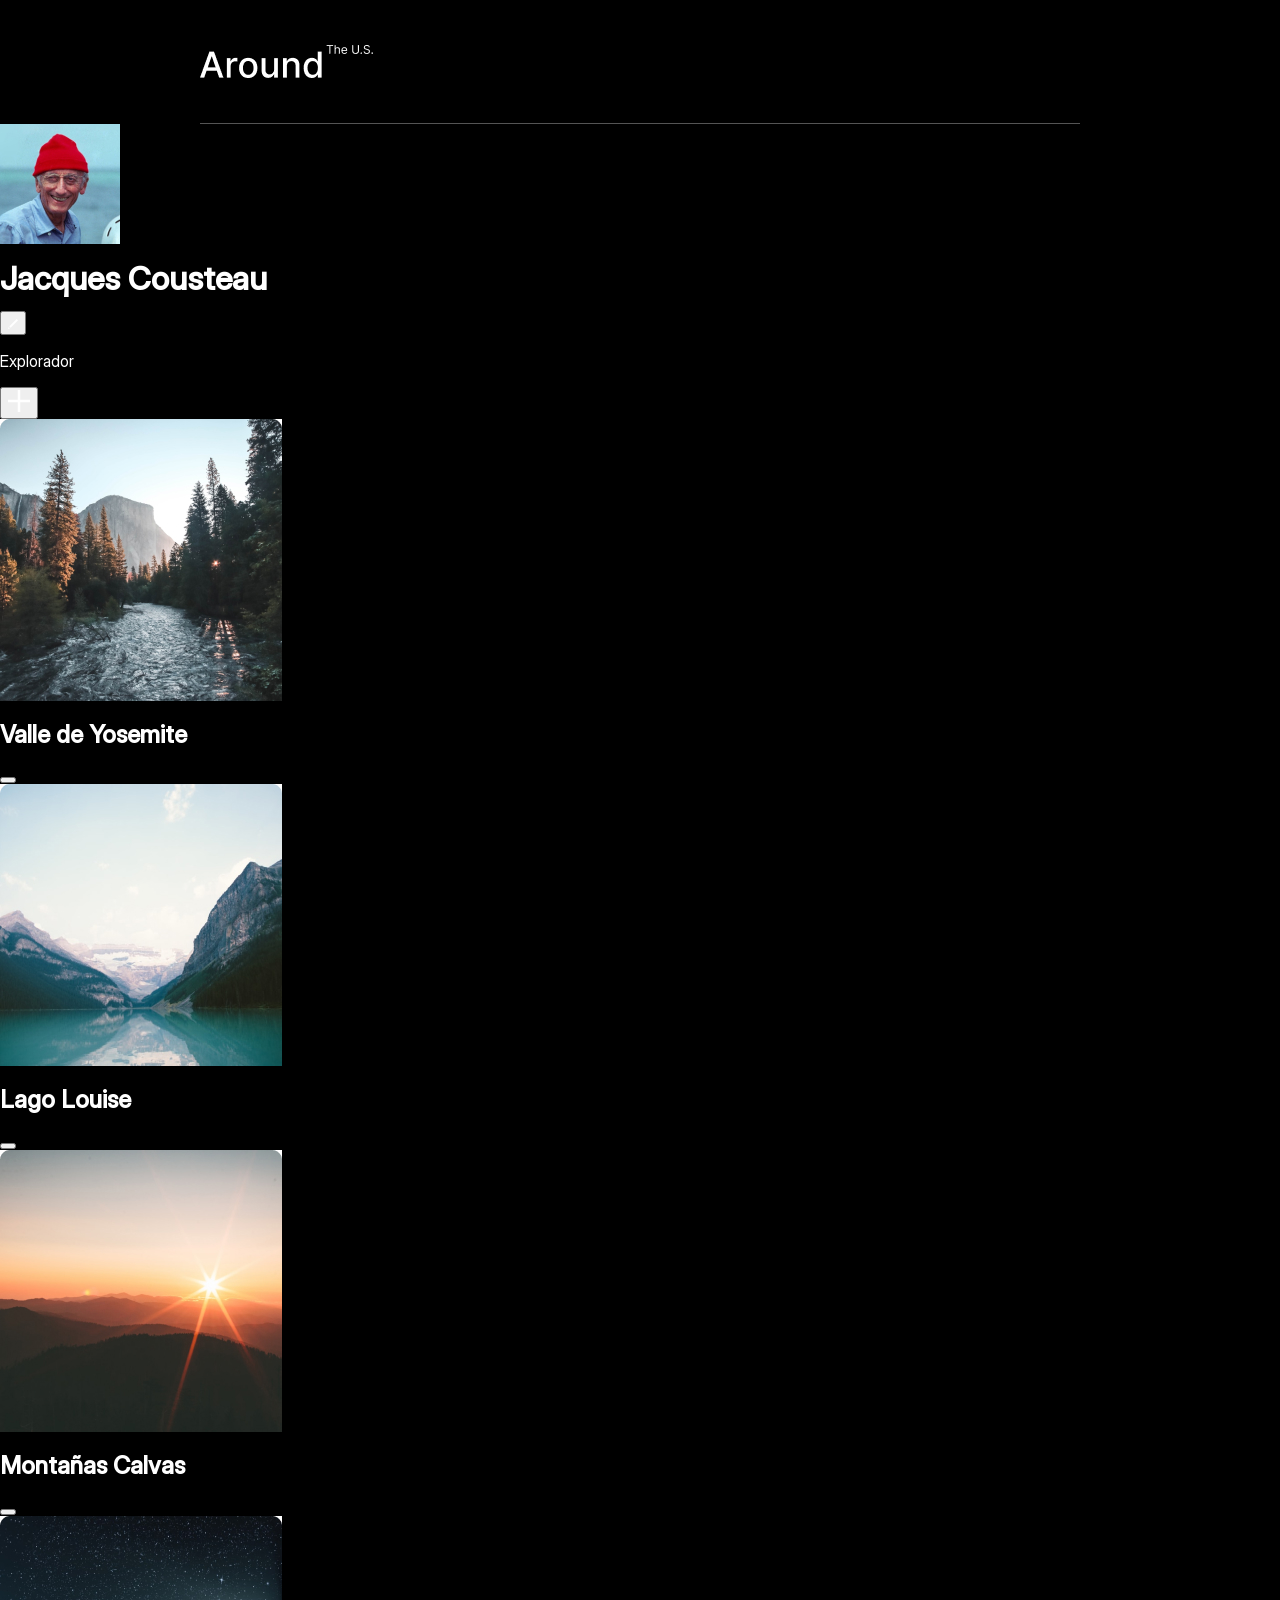
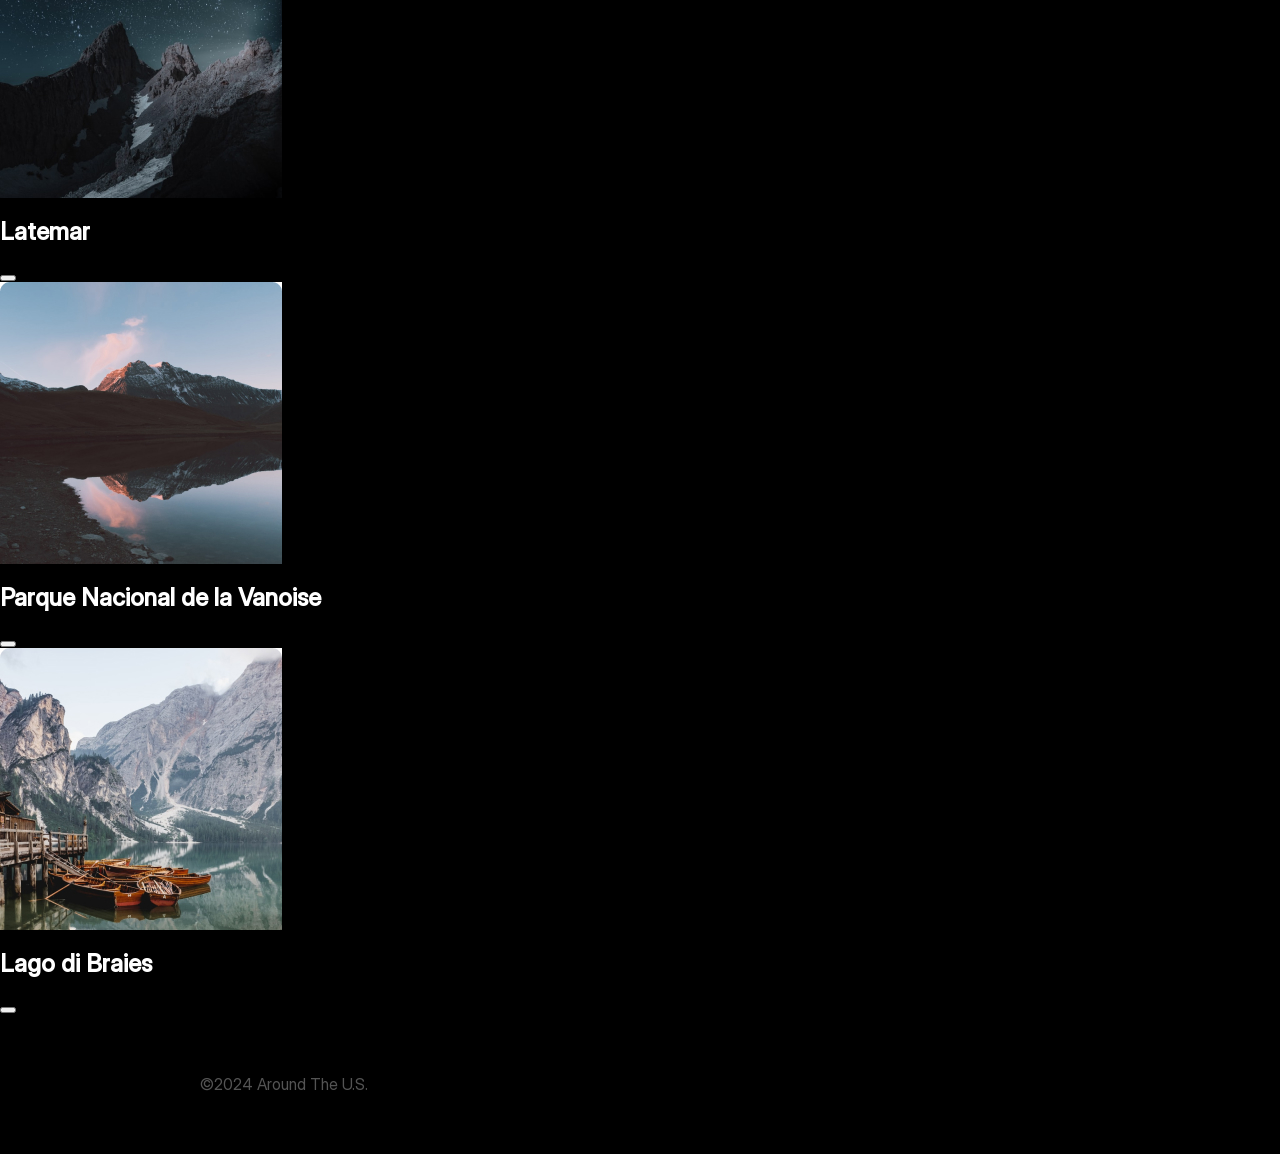
<file: web_project_around.html>
<!DOCTYPE html>
<html lang="en">
<head>
  <meta charset="UTF-8">
  <meta name="viewport" content="width=device-width, initial-scale=1.0">
  <meta
      name="description"
      content="Alrededor de los EEUU"
    />
  <meta name="keywords" content="Lugares de EEUU" />
  <meta name="author" content="Jacqueline Cruz Olguín" />
  <link rel="stylesheet" href="./pages/index.css" />
  <link rel="shortcut icon" href="favicon.ico"/>
  <title> Alrededor de los E.E.U.U.</title>
</head>
<body class="page">
  <div>
    <header class="header">
      <img class="header__image" src="./images/header.png" alt="header-img"/>
    </header>
    <main class="content">
      <section class="profile">
          <img class="profile__photo" src="./images/perfil.jpg" alt="profile-photo" />
        <div class="profile__info">
          <h1 class="profile__info-name">Jacques Cousteau</h1>
          <button class="profile__info-edit-button" type="button"><img src="./images/vector-edit.png" alt="edit-button"></button>
          <p class="profile__info-details">Explorador</p>
        </div>
        <div>
        <button class="profile__info-add-button" type="button"><img src="./images/vector-plus.png" alt="add-button"> </button>
        </div>
      </section>
      <section class="gallery">
        <div class="gallery__card">
         <img class="gallery__img" src="./images/yosemite.jpg" alt="yosemite"/>
         <div class="gallery__card-description">
          <h2 class="gallery__card-text">Valle de Yosemite</h2>
          <button class="gallery__card-button" type="button"></button>
         </div>
        </div>
        <div class="gallery__card">
         <img class="gallery__img" src="./images/lago-louise.jpg" alt="lago-louise" />
         <div class="gallery__card-description">
         <h2 class="gallery__card-text">Lago Louise </h2>
         <button class="gallery__card-button" type="button"></button>
         </div>
        </div>
        <div class="gallery__card">
          <img class="gallery__img" src="./images/montañas_calvas.jpg" alt="montañas-calvas" />
          <div class="gallery__card-description">
          <h2 class="gallery__card-text">Montañas Calvas</h2>
          <button class="gallery__card-button" type="button"></button>
          </div>
        </div>
        <div class="gallery__card">
         <img class="gallery__img" src="./images/Latemar.jpg" alt="latemar"/>
          <div class="gallery__card-description">
          <h2 class="gallery__card-text">Latemar</h2>
          <button class="gallery__card-button" type="button"></button>
          </div>
        </div>
        <div class="gallery__card">
          <img class="gallery__img" src="./images/Vanois-national.jpg" alt="vanois"/>
          <div class="gallery__card-description">
          <h2 class="gallery__card-text">Parque Nacional de la Vanoise</h2>
          <button class="gallery__card-button" type="button"></button>
          </div>
        </div>
        <div class="gallery__card">
        <img class="gallery__img" src="./images/lago-brais.jpg" alt="lago-brais"/>
        <div class="gallery__card-description">
        <h2 class="gallery__card-text">Lago di Braies</h2>
        <button class="gallery__card-button" type="button"></button>
       </div>
      </div>
      </section>
       <div class="popup">
        <button type="button" class="popup__button-close"></button>
          <h3 class="popup__title">Editar perfil</h3>
          <form class="popup__form" name="edit">
            <input type="text" name="name" class="popup__form-input-name" placeholder="Nombre">
            <input type="text" name="about" class="popup__form-input-about" placeholder="Acerca de mí">
            <button type="submit" class="popup__button-save">Guardar</button>
          </form>
      </div>
    </main>
    <footer>
      <p class="footer"> &copy;2024 Around The U.S.</p>
    </footer>
  </div>
  <script src="./scripts/index.js"></script>
</body>
</html>
</file>
<file: pages/index.css>
@import url(../vendor/normalize.css);
@import url(../vendor/fonts.css);
@import url(../blocks/page.css);
@import url(../blocks/header.css);
@import url(../blocks/main.css);
@import url(../blocks/popup.css);
@import url(../blocks/footer.css);
</file>
